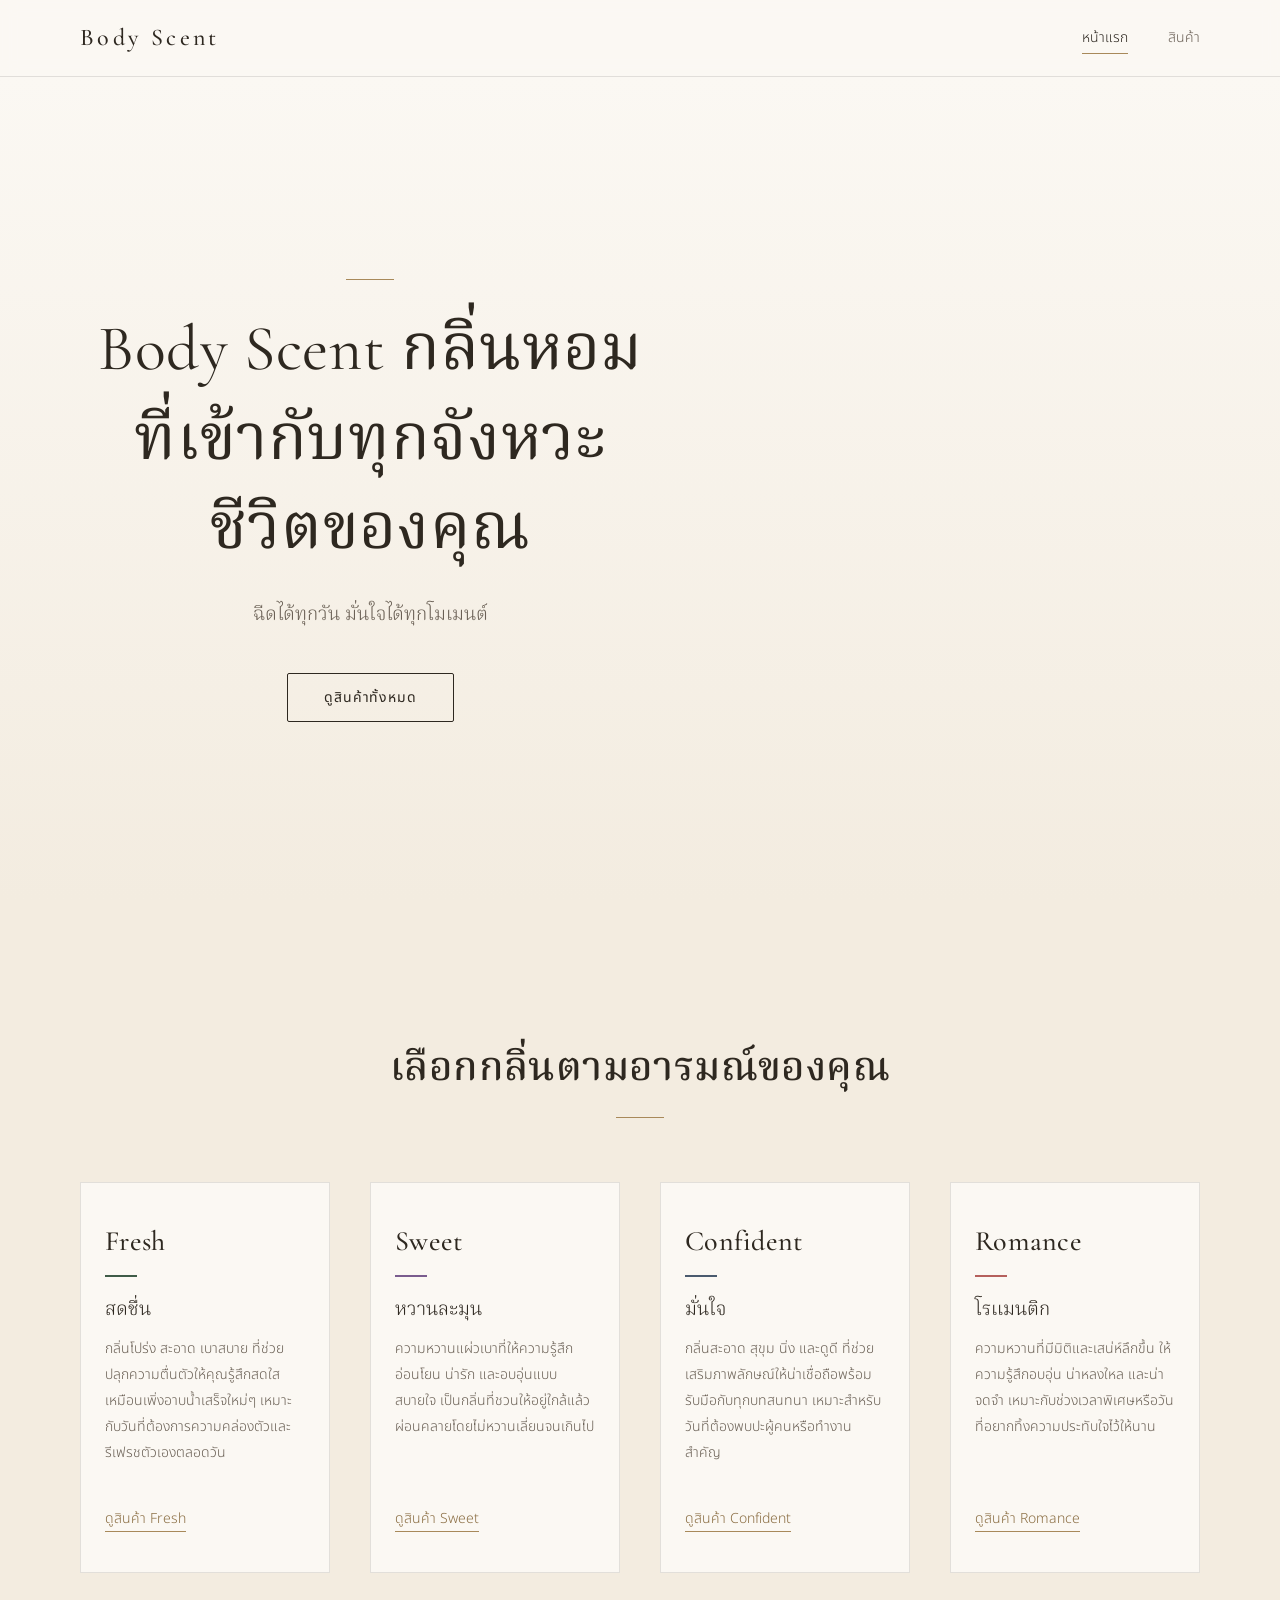
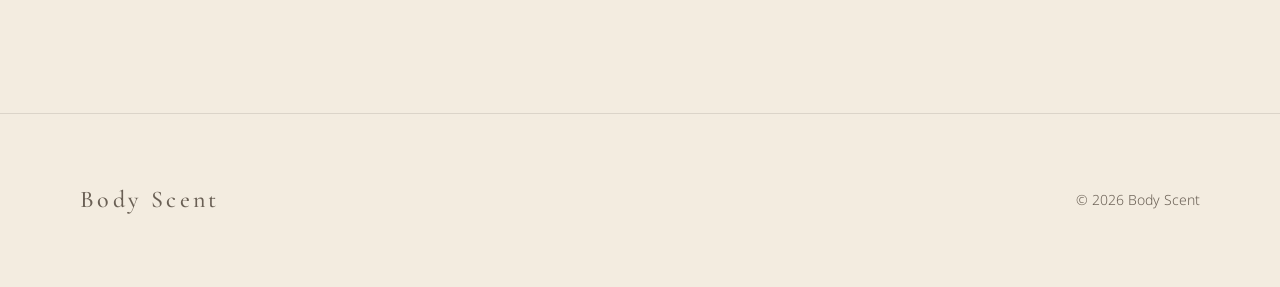
<file: index.html>
<!DOCTYPE html>
<html lang="th">
<head>
  <meta charset="UTF-8">
  <meta name="viewport" content="width=device-width, initial-scale=1">
  <title>Body Scent | น้ำหอมฉีดตัวและโรลออน</title>
  <meta name="description" content="Body Scent กลิ่นหอมที่เข้ากับทุกจังหวะชีวิตของคุณ ฉีดได้ทุกวัน มั่นใจได้ทุกโมเมนต์">
  <link rel="stylesheet" href="style.css">
  <style>
    /* Page-specific touches for the home page */
    .hero--full {
      display: flex;
      align-items: center;
      min-height: calc(100svh - 77px);
    }

    .hero--full h1 {
      max-width: 20em;
      margin-inline: auto;
      line-height: 1.4;
    }

    .hero--full .lead {
      margin-bottom: 0;
    }

    .hero--full .actions {
      justify-content: center;
    }

    a.mood-item {
      display: flex;
      flex-direction: column;
      transition: border-color 0.3s var(--ease);
    }

    a.mood-item:hover {
      border-color: var(--bronze);
    }

    .mood-item .mood-th {
      margin: var(--space-2) 0 var(--space-1);
      font-family: var(--font-serif-th);
      font-size: var(--text-lg);
      color: var(--ink);
    }

    .mood-item .mood-desc {
      font-size: var(--text-sm);
      line-height: 1.85;
    }

    .mood-item .mood-link {
      margin-top: auto;
      padding-top: var(--space-2);
      font-size: var(--text-sm);
      color: var(--bronze-deep);
    }

    .mood-item .mood-link span {
      border-bottom: 1px solid var(--bronze);
      padding-bottom: 2px;
    }

    @media (max-width: 640px) {
      .hero--full {
        min-height: calc(100svh - 96px);
      }
    }
  </style>
</head>
<body>

  <header class="site-header">
    <div class="container">
      <a class="logo" href="index.html">Body Scent</a>
      <nav aria-label="เมนูหลัก">
        <ul class="nav">
          <li><a href="index.html" aria-current="page">หน้าแรก</a></li>
          <li><a href="product.html">สินค้า</a></li>
        </ul>
      </nav>
    </div>
  </header>

  <main>
    <section class="hero hero--full">
      <div class="container text-center">
        <div>
          <span class="rule" aria-hidden="true"></span>
          <h1>Body Scent กลิ่นหอมที่เข้ากับทุกจังหวะชีวิตของคุณ</h1>
          <p class="lead">ฉีดได้ทุกวัน มั่นใจได้ทุกโมเมนต์</p>
          <div class="actions">
            <a class="btn" href="product.html">ดูสินค้าทั้งหมด</a>
          </div>
        </div>
      </div>
    </section>

    <section class="section section--cream" id="moods">
      <div class="container">
        <div class="section-head">
          <h2>เลือกกลิ่นตามอารมณ์ของคุณ</h2>
          <span class="rule" aria-hidden="true"></span>
        </div>

        <div class="mood-grid">
          <a class="mood-item" data-mood="fresh" href="product.html?mood=fresh">
            <h3>Fresh</h3>
            <span class="mood-underline" aria-hidden="true"></span>
            <p class="mood-th">สดชื่น</p>
            <p class="mood-desc">กลิ่นโปร่ง สะอาด เบาสบาย ที่ช่วยปลุกความตื่นตัวให้คุณรู้สึกสดใสเหมือนเพิ่งอาบน้ำเสร็จใหม่ๆ เหมาะกับวันที่ต้องการความคล่องตัวและรีเฟรชตัวเองตลอดวัน</p>
            <span class="mood-link"><span>ดูสินค้า Fresh</span></span>
          </a>

          <a class="mood-item" data-mood="sweet" href="product.html?mood=sweet">
            <h3>Sweet</h3>
            <span class="mood-underline" aria-hidden="true"></span>
            <p class="mood-th">หวานละมุน</p>
            <p class="mood-desc">ความหวานแผ่วเบาที่ให้ความรู้สึกอ่อนโยน น่ารัก และอบอุ่นแบบสบายใจ เป็นกลิ่นที่ชวนให้อยู่ใกล้แล้วผ่อนคลายโดยไม่หวานเลี่ยนจนเกินไป</p>
            <span class="mood-link"><span>ดูสินค้า Sweet</span></span>
          </a>

          <a class="mood-item" data-mood="confident" href="product.html?mood=confident">
            <h3>Confident</h3>
            <span class="mood-underline" aria-hidden="true"></span>
            <p class="mood-th">มั่นใจ</p>
            <p class="mood-desc">กลิ่นสะอาด สุขุม นิ่ง และดูดี ที่ช่วยเสริมภาพลักษณ์ให้น่าเชื่อถือพร้อมรับมือกับทุกบทสนทนา เหมาะสำหรับวันที่ต้องพบปะผู้คนหรือทำงานสำคัญ</p>
            <span class="mood-link"><span>ดูสินค้า Confident</span></span>
          </a>

          <a class="mood-item" data-mood="romance" href="product.html?mood=romance">
            <h3>Romance</h3>
            <span class="mood-underline" aria-hidden="true"></span>
            <p class="mood-th">โรแมนติก</p>
            <p class="mood-desc">ความหวานที่มีมิติและเสน่ห์ลึกขึ้น ให้ความรู้สึกอบอุ่น น่าหลงใหล และน่าจดจำ เหมาะกับช่วงเวลาพิเศษหรือวันที่อยากทิ้งความประทับใจไว้ให้นาน</p>
            <span class="mood-link"><span>ดูสินค้า Romance</span></span>
          </a>
        </div>
      </div>
    </section>
  </main>

  <footer class="site-footer">
    <div class="container">
      <span class="logo">Body Scent</span>
      <p>© 2026 Body Scent</p>
    </div>
  </footer>

  <script src="script.js"></script>
</body>
</html>
</file>
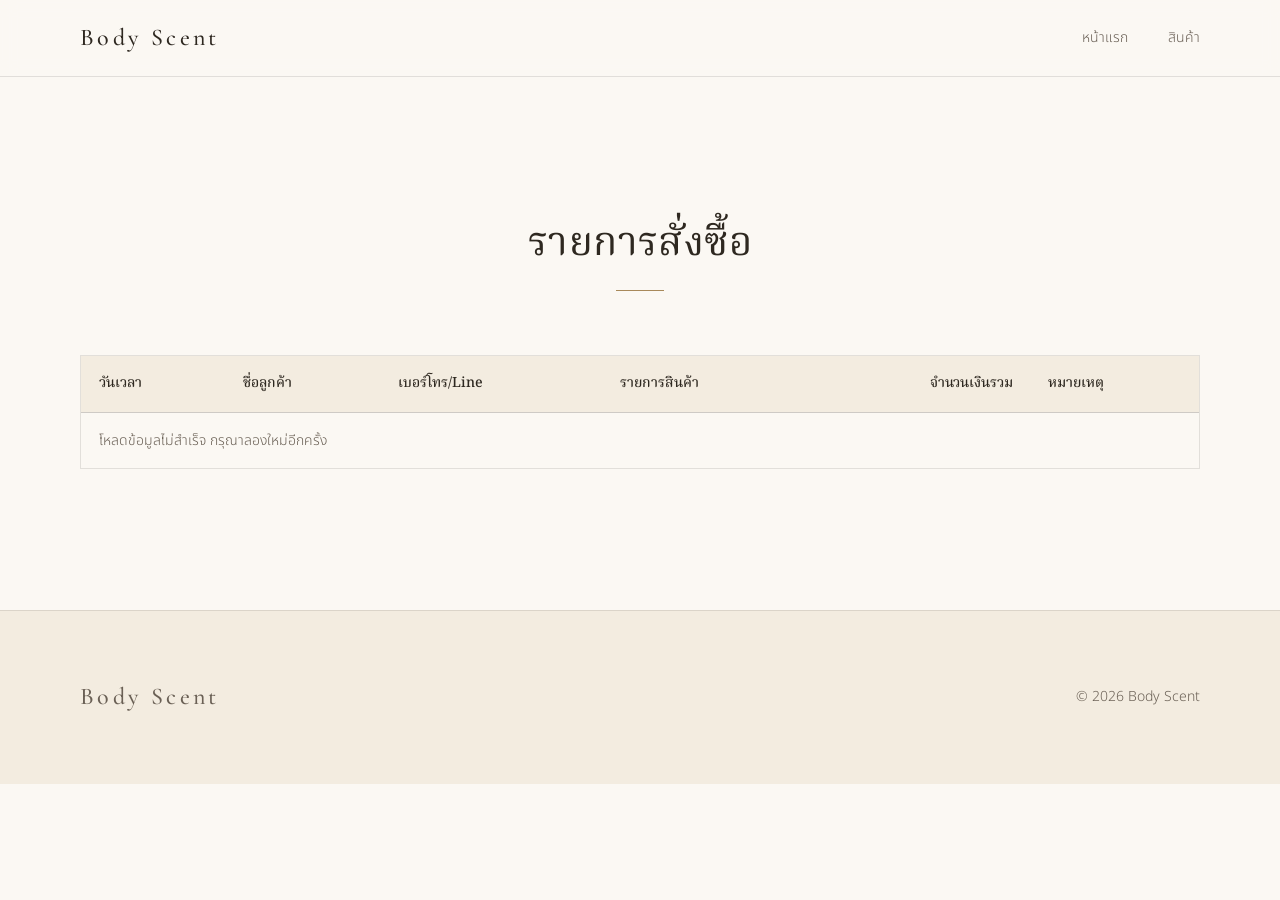
<file: admin.html>
<!DOCTYPE html>
<html lang="th">
<head>
  <meta charset="UTF-8">
  <meta name="viewport" content="width=device-width, initial-scale=1">
  <meta name="robots" content="noindex, nofollow">
  <title>รายการสั่งซื้อ | Body Scent</title>
  <link rel="stylesheet" href="style.css">
  <style>
    .page-title {
      font-size: var(--text-2xl);
    }

    .table-wrap {
      overflow-x: auto;
      border: 1px solid var(--line-soft);
      background: var(--ivory);
    }

    .orders-table {
      width: 100%;
      min-width: 760px;
      border-collapse: collapse;
      font-size: var(--text-sm);
      line-height: 1.7;
    }

    .orders-table th,
    .orders-table td {
      padding: 1rem 1.1rem;
      border-bottom: 1px solid var(--line-soft);
      text-align: left;
      vertical-align: top;
    }

    .orders-table thead th {
      background: var(--cream);
      border-bottom: 1px solid var(--line);
      font-family: var(--font-serif-th);
      font-weight: 500;
      color: var(--ink);
      white-space: nowrap;
    }

    .orders-table tbody td {
      color: var(--ink-soft);
    }

    .orders-table tbody tr:last-child td {
      border-bottom: 0;
    }

    .orders-table td:nth-child(1) {
      white-space: nowrap;
    }

    .orders-table th:nth-child(5),
    .orders-table td:nth-child(5) {
      text-align: right;
      white-space: nowrap;
    }
  </style>
</head>
<body>

  <header class="site-header">
    <div class="container">
      <a class="logo" href="index.html">Body Scent</a>
      <nav aria-label="เมนูหลัก">
        <ul class="nav">
          <li><a href="index.html">หน้าแรก</a></li>
          <li><a href="product.html">สินค้า</a></li>
        </ul>
      </nav>
    </div>
  </header>

  <main>
    <section class="section">
      <div class="container">
        <div class="section-head">
          <h1 class="page-title">รายการสั่งซื้อ</h1>
          <span class="rule" aria-hidden="true"></span>
        </div>

        <div class="table-wrap">
          <table id="ordersTable" class="orders-table">
            <thead>
              <tr>
                <th scope="col">วันเวลา</th>
                <th scope="col">ชื่อลูกค้า</th>
                <th scope="col">เบอร์โทร/Line</th>
                <th scope="col">รายการสินค้า</th>
                <th scope="col">จำนวนเงินรวม</th>
                <th scope="col">หมายเหตุ</th>
              </tr>
            </thead>
            <tbody></tbody>
          </table>
        </div>
      </div>
    </section>
  </main>

  <footer class="site-footer">
    <div class="container">
      <span class="logo">Body Scent</span>
      <p>© 2026 Body Scent</p>
    </div>
  </footer>

  <script src="script.js"></script>
</body>
</html>
</file>
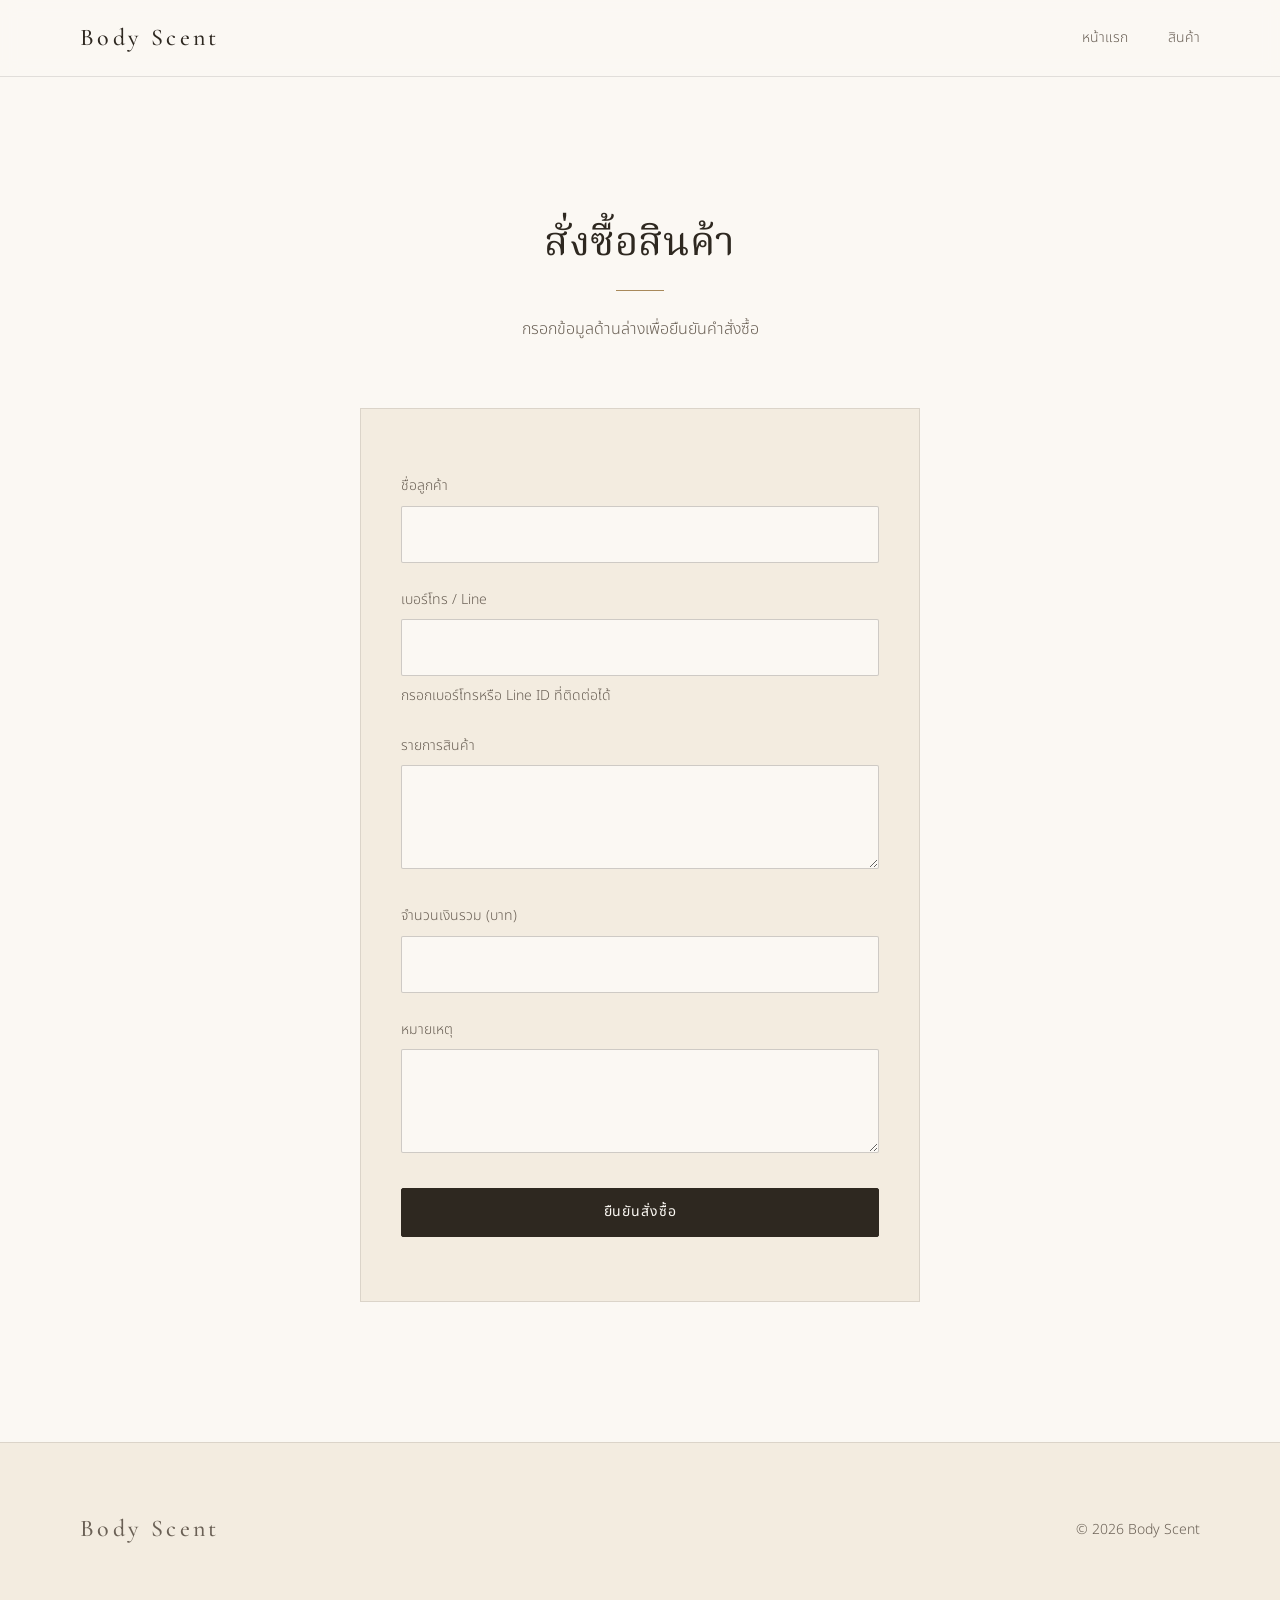
<file: order.html>
<!DOCTYPE html>
<html lang="th">
<head>
  <meta charset="UTF-8">
  <meta name="viewport" content="width=device-width, initial-scale=1">
  <title>สั่งซื้อสินค้า | Body Scent</title>
  <link rel="stylesheet" href="style.css">
  <style>
    .page-title {
      font-size: var(--text-2xl);
    }

    .order-card {
      max-width: 560px;
      margin-inline: auto;
      padding: var(--space-5) var(--space-4);
      background: var(--cream);
      border: 1px solid var(--line-soft);
    }

    .field {
      margin-bottom: var(--space-3);
    }

    .field .hint {
      margin: 0.4rem 0 0;
      font-size: var(--text-sm);
    }

    textarea {
      min-height: 6.5rem;
      resize: vertical;
      line-height: 1.7;
    }

    .order-card .btn {
      margin-top: var(--space-2);
    }

    .btn:disabled {
      opacity: 0.5;
      cursor: not-allowed;
    }

    @media (max-width: 640px) {
      .order-card {
        padding: var(--space-4) var(--space-3);
      }
    }
  </style>
</head>
<body>

  <header class="site-header">
    <div class="container">
      <a class="logo" href="index.html">Body Scent</a>
      <nav aria-label="เมนูหลัก">
        <ul class="nav">
          <li><a href="index.html">หน้าแรก</a></li>
          <li><a href="product.html">สินค้า</a></li>
        </ul>
      </nav>
    </div>
  </header>

  <main>
    <section class="section">
      <div class="container">
        <div class="section-head">
          <h1 class="page-title">สั่งซื้อสินค้า</h1>
          <span class="rule" aria-hidden="true"></span>
          <p>กรอกข้อมูลด้านล่างเพื่อยืนยันคำสั่งซื้อ</p>
        </div>

        <div class="order-card">
          <form id="orderForm">
            <div class="field">
              <label for="customerName">ชื่อลูกค้า</label>
              <input type="text" id="customerName" name="customerName" autocomplete="name" required>
            </div>

            <div class="field">
              <label for="contact">เบอร์โทร / Line</label>
              <input type="text" id="contact" name="contact" autocomplete="tel" required>
              <p class="hint">กรอกเบอร์โทรหรือ Line ID ที่ติดต่อได้</p>
            </div>

            <div class="field">
              <label for="items">รายการสินค้า</label>
              <textarea id="items" name="items" required></textarea>
            </div>

            <div class="field">
              <label for="total">จำนวนเงินรวม (บาท)</label>
              <input type="number" id="total" name="total" min="0" step="1" inputmode="numeric" required>
            </div>

            <div class="field">
              <label for="note">หมายเหตุ</label>
              <textarea id="note" name="note"></textarea>
            </div>

            <button type="submit" class="btn btn--solid btn--block">ยืนยันสั่งซื้อ</button>
          </form>
        </div>
      </div>
    </section>
  </main>

  <footer class="site-footer">
    <div class="container">
      <span class="logo">Body Scent</span>
      <p>© 2026 Body Scent</p>
    </div>
  </footer>

  <script src="script.js"></script>
</body>
</html>
</file>
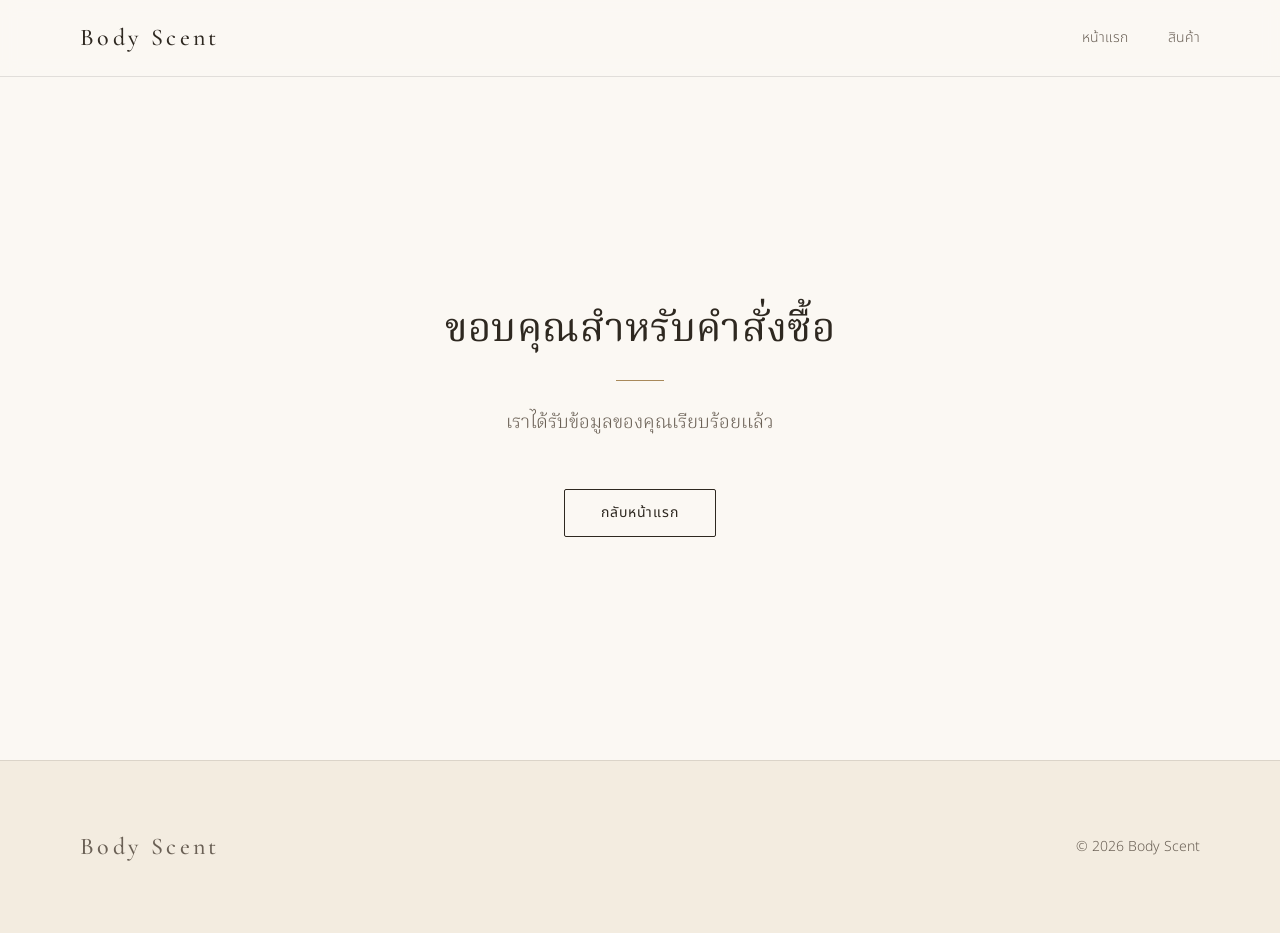
<file: thankyou.html>
<!DOCTYPE html>
<html lang="th">
<head>
  <meta charset="UTF-8">
  <meta name="viewport" content="width=device-width, initial-scale=1">
  <title>ขอบคุณ | Body Scent</title>
  <link rel="stylesheet" href="style.css">
  <style>
    .thanks {
      display: flex;
      align-items: center;
      min-height: calc(100svh - 77px - 140px);
    }

    .thanks h1 {
      font-size: var(--text-2xl);
      line-height: 1.4;
    }

    .thanks .btn {
      margin-top: var(--space-3);
    }
  </style>
</head>
<body>

  <header class="site-header">
    <div class="container">
      <a class="logo" href="index.html">Body Scent</a>
      <nav aria-label="เมนูหลัก">
        <ul class="nav">
          <li><a href="index.html">หน้าแรก</a></li>
          <li><a href="product.html">สินค้า</a></li>
        </ul>
      </nav>
    </div>
  </header>

  <main>
    <section class="section thanks">
      <div class="container text-center">
        <h1>ขอบคุณสำหรับคำสั่งซื้อ</h1>
        <span class="rule" aria-hidden="true"></span>
        <p class="lead">เราได้รับข้อมูลของคุณเรียบร้อยแล้ว</p>
        <a class="btn" href="index.html">กลับหน้าแรก</a>
      </div>
    </section>
  </main>

  <footer class="site-footer">
    <div class="container">
      <span class="logo">Body Scent</span>
      <p>© 2026 Body Scent</p>
    </div>
  </footer>

</body>
</html>
</file>
<file: style.css>
/* ==========================================================
   Body Scent — shared theme
   Premium, quiet, minimal. Ivory / cream / deep beige,
   with a soft bronze accent. Mood colors appear only as
   small touches (dots, thin underlines).
   ========================================================== */

@import url("https://fonts.googleapis.com/css2?family=Cormorant+Garamond:ital,wght@0,400;0,500;0,600;1,400&family=Noto+Serif+Thai:wght@300;400;500;600&family=Noto+Sans+Thai:wght@300;400;500&display=swap");

/* ---------- Design tokens ---------- */
:root {
  /* Base palette */
  --ivory: #fbf8f3;
  --cream: #f3ece0;
  --beige: #e3d6c1;
  --beige-deep: #c9b697;
  --ink: #2e2820;          /* warm, soft dark — text and thin lines */
  --ink-soft: #6a6055;     /* secondary text */
  --bronze: #a8895a;       /* accent */
  --bronze-deep: #8a6d42;  /* accent on light backgrounds (text-safe) */

  /* Lines */
  --line: rgba(46, 40, 32, 0.22);
  --line-soft: rgba(46, 40, 32, 0.12);

  /* Mood colors — small touches only */
  --mood-fresh: #3f5b47;
  --mood-sweet: #7a5c8e;
  --mood-confident: #4a5a6e;
  --mood-romance: #b5605c;

  /* Type */
  --font-display: "Cormorant Garamond", "Noto Serif Thai", Georgia, "Times New Roman", serif;
  --font-serif-th: "Noto Serif Thai", "Cormorant Garamond", Georgia, serif;
  --font-body: "Noto Sans Thai", "Helvetica Neue", Arial, sans-serif;

  /* Type scale (fluid) */
  --text-sm: 0.875rem;
  --text-base: 1rem;
  --text-lg: 1.1875rem;
  --text-xl: clamp(1.375rem, 1.1rem + 1vw, 1.75rem);
  --text-2xl: clamp(1.75rem, 1.3rem + 1.8vw, 2.5rem);
  --text-3xl: clamp(2.25rem, 1.5rem + 3.4vw, 4rem);

  /* Spacing */
  --space-1: 0.5rem;
  --space-2: 1rem;
  --space-3: 1.5rem;
  --space-4: 2.5rem;
  --space-5: 4rem;
  --space-6: 6rem;
  --space-7: clamp(5rem, 4rem + 6vw, 9rem);

  --container: 1120px;
  --radius: 2px;
  --ease: cubic-bezier(0.25, 0.1, 0.25, 1);
}

/* ---------- Reset ---------- */
*,
*::before,
*::after {
  box-sizing: border-box;
}

html {
  -webkit-text-size-adjust: 100%;
  scroll-behavior: smooth;
}

body {
  margin: 0;
  background: var(--ivory);
  color: var(--ink);
  font-family: var(--font-body);
  font-size: var(--text-base);
  font-weight: 300;
  line-height: 1.85;
  -webkit-font-smoothing: antialiased;
}

img {
  display: block;
  max-width: 100%;
  height: auto;
}

a {
  color: inherit;
  text-decoration: none;
}

button {
  font: inherit;
  color: inherit;
}

/* ---------- Typography ---------- */
h1,
h2,
h3,
h4 {
  margin: 0 0 var(--space-2);
  font-family: var(--font-display);
  font-weight: 500;
  line-height: 1.3;
  letter-spacing: 0.01em;
}

h1 { font-size: var(--text-3xl); font-weight: 400; line-height: 1.2; }
h2 { font-size: var(--text-2xl); }
h3 { font-size: var(--text-xl); }

p {
  margin: 0 0 var(--space-3);
  max-width: 62ch;
  color: var(--ink-soft);
}

.lead {
  font-family: var(--font-serif-th);
  font-size: var(--text-lg);
  font-weight: 300;
  line-height: 1.9;
  color: var(--ink-soft);
}

.text-center { text-align: center; }
.text-center p { margin-inline: auto; }

/* ---------- Layout ---------- */
.container {
  width: min(100% - 3rem, var(--container));
  margin-inline: auto;
}

.section {
  padding-block: var(--space-7);
}

.section--cream {
  background: var(--cream);
}

.section--beige {
  background: var(--beige);
}

.section-head {
  max-width: 640px;
  margin: 0 auto var(--space-5);
  text-align: center;
}

.section-head p {
  margin-inline: auto;
}

/* Thin bronze rule — used once under a section title */
.rule {
  display: block;
  width: 48px;
  height: 1px;
  margin: var(--space-3) auto;
  background: var(--bronze);
  border: 0;
}

.divider {
  border: 0;
  border-top: 1px solid var(--line-soft);
  margin-block: var(--space-5);
}

/* ---------- Header / nav ---------- */
.site-header {
  position: sticky;
  top: 0;
  z-index: 50;
  background: rgba(251, 248, 243, 0.92);
  backdrop-filter: blur(8px);
  border-bottom: 1px solid var(--line-soft);
}

.site-header .container {
  display: flex;
  align-items: center;
  justify-content: space-between;
  gap: var(--space-3);
  min-height: 76px;
}

.logo {
  font-family: var(--font-display);
  font-size: 1.5rem;
  font-weight: 500;
  letter-spacing: 0.14em;
}

.nav {
  display: flex;
  align-items: center;
  gap: var(--space-4);
  margin: 0;
  padding: 0;
  list-style: none;
}

.nav a {
  position: relative;
  padding-block: 0.25rem;
  font-size: var(--text-sm);
  color: var(--ink-soft);
  transition: color 0.3s var(--ease);
}

.nav a::after {
  content: "";
  position: absolute;
  left: 0;
  bottom: -2px;
  width: 100%;
  height: 1px;
  background: var(--bronze);
  transform: scaleX(0);
  transform-origin: left;
  transition: transform 0.35s var(--ease);
}

.nav a:hover,
.nav a[aria-current="page"] {
  color: var(--ink);
}

.nav a:hover::after,
.nav a[aria-current="page"]::after {
  transform: scaleX(1);
}

/* ---------- Buttons: thin outline, soft dark ---------- */
.btn {
  display: inline-block;
  padding: 0.85rem 2.25rem;
  background: transparent;
  border: 1px solid var(--ink);
  border-radius: var(--radius);
  color: var(--ink);
  font-size: var(--text-sm);
  font-weight: 400;
  letter-spacing: 0.06em;
  line-height: 1.4;
  text-align: center;
  cursor: pointer;
  transition: background 0.3s var(--ease), color 0.3s var(--ease), border-color 0.3s var(--ease);
}

.btn:hover {
  background: var(--ink);
  color: var(--ivory);
}

.btn--solid {
  background: var(--ink);
  color: var(--ivory);
}

.btn--solid:hover {
  background: var(--bronze-deep);
  border-color: var(--bronze-deep);
}

.btn--small {
  padding: 0.55rem 1.4rem;
}

.btn--block {
  display: block;
  width: 100%;
}

/* ---------- Hero ---------- */
.hero {
  padding-block: var(--space-7);
  background: linear-gradient(180deg, var(--ivory) 0%, var(--cream) 100%);
}

.hero .container {
  display: grid;
  grid-template-columns: 1.1fr 0.9fr;
  align-items: center;
  gap: var(--space-5);
}

.hero h1 {
  margin-bottom: var(--space-3);
}

.hero .actions {
  display: flex;
  flex-wrap: wrap;
  gap: var(--space-2);
  margin-top: var(--space-4);
}

.hero-media {
  background: var(--beige);
  border: 1px solid var(--line-soft);
  aspect-ratio: 4 / 5;
  overflow: hidden;
}

.hero-media img {
  width: 100%;
  height: 100%;
  object-fit: cover;
}

/* ---------- Mood marks (small touches only) ---------- */
[data-mood="fresh"]      { --mood: var(--mood-fresh); }
[data-mood="sweet"]      { --mood: var(--mood-sweet); }
[data-mood="confident"]  { --mood: var(--mood-confident); }
[data-mood="romance"]    { --mood: var(--mood-romance); }

.mood-dot {
  display: inline-block;
  width: 8px;
  height: 8px;
  border-radius: 50%;
  background: var(--mood, var(--bronze));
  vertical-align: middle;
}

.mood-label {
  display: inline-flex;
  align-items: center;
  gap: 0.6rem;
  font-size: var(--text-sm);
  color: var(--ink-soft);
}

/* Short colored line under a heading */
.mood-underline {
  display: block;
  width: 32px;
  height: 2px;
  margin-top: var(--space-1);
  background: var(--mood, var(--bronze));
}

/* ---------- Filters ---------- */
.filters {
  display: flex;
  flex-wrap: wrap;
  justify-content: center;
  gap: var(--space-1) var(--space-3);
  margin-bottom: var(--space-5);
}

.filter-btn {
  display: inline-flex;
  align-items: center;
  gap: 0.6rem;
  padding: 0.5rem 1.1rem;
  background: transparent;
  border: 1px solid transparent;
  border-bottom-color: var(--line-soft);
  font-size: var(--text-sm);
  color: var(--ink-soft);
  cursor: pointer;
  transition: color 0.3s var(--ease), border-color 0.3s var(--ease);
}

.filter-btn:hover {
  color: var(--ink);
}

.filter-btn.is-active,
.filter-btn[aria-pressed="true"] {
  color: var(--ink);
  border-bottom-color: var(--bronze);
}

/* ---------- Product grid & cards ---------- */
.product-grid {
  display: grid;
  grid-template-columns: repeat(auto-fill, minmax(240px, 1fr));
  gap: var(--space-5) var(--space-4);
}

.product-card {
  display: flex;
  flex-direction: column;
  background: transparent;
}

.product-card__image {
  background: var(--cream);
  border: 1px solid var(--line-soft);
  aspect-ratio: 4 / 5;
  overflow: hidden;
}

.product-card__image img {
  width: 100%;
  height: 100%;
  object-fit: cover;
  transition: transform 0.8s var(--ease);
}

.product-card:hover .product-card__image img {
  transform: scale(1.03);
}

.product-card__body {
  display: flex;
  flex: 1;
  flex-direction: column;
  padding-top: var(--space-3);
}

.product-card__meta {
  display: flex;
  align-items: center;
  gap: 0.6rem;
  margin-bottom: var(--space-1);
  font-size: var(--text-sm);
  color: var(--ink-soft);
}

.product-card__name {
  margin-bottom: var(--space-1);
  font-family: var(--font-serif-th);
  font-size: var(--text-lg);
  font-weight: 400;
  line-height: 1.5;
}

.product-card__desc {
  flex: 1;
  margin-bottom: var(--space-2);
  font-size: var(--text-sm);
  line-height: 1.8;
}

.product-card__footer {
  display: flex;
  align-items: center;
  justify-content: space-between;
  gap: var(--space-2);
  padding-top: var(--space-2);
  border-top: 1px solid var(--line-soft);
}

.price {
  font-family: var(--font-display);
  font-size: 1.375rem;
  font-weight: 500;
  color: var(--bronze-deep);
}

.price small {
  font-family: var(--font-body);
  font-size: var(--text-sm);
  font-weight: 300;
  color: var(--ink-soft);
}

/* ---------- Mood feature blocks (title with a small mood touch) ---------- */
.mood-grid {
  display: grid;
  grid-template-columns: repeat(auto-fit, minmax(220px, 1fr));
  gap: var(--space-4);
}

.mood-item {
  padding: var(--space-4) var(--space-3);
  background: var(--ivory);
  border: 1px solid var(--line-soft);
}

.mood-item h3 {
  margin-bottom: var(--space-1);
}

/* ---------- Form fields ---------- */
label {
  display: block;
  margin-bottom: 0.4rem;
  font-size: var(--text-sm);
  color: var(--ink-soft);
}

input,
select,
textarea {
  width: 100%;
  padding: 0.8rem 1rem;
  background: var(--ivory);
  border: 1px solid var(--line);
  border-radius: var(--radius);
  color: var(--ink);
  font: inherit;
  font-weight: 300;
  transition: border-color 0.3s var(--ease);
}

input:focus,
select:focus,
textarea:focus {
  border-color: var(--bronze);
  outline: none;
}

/* ---------- Footer ---------- */
.site-footer {
  padding-block: var(--space-5);
  background: var(--cream);
  border-top: 1px solid var(--line-soft);
  font-size: var(--text-sm);
  color: var(--ink-soft);
}

.site-footer .container {
  display: flex;
  flex-wrap: wrap;
  align-items: center;
  justify-content: space-between;
  gap: var(--space-3);
}

.site-footer p {
  margin: 0;
}

/* ---------- Accessibility ---------- */
:focus-visible {
  outline: 2px solid var(--bronze-deep);
  outline-offset: 3px;
}

.visually-hidden {
  position: absolute;
  width: 1px;
  height: 1px;
  overflow: hidden;
  clip: rect(0 0 0 0);
  white-space: nowrap;
}

@media (prefers-reduced-motion: reduce) {
  html { scroll-behavior: auto; }
  *,
  *::before,
  *::after {
    transition: none !important;
    animation: none !important;
  }
}

/* ---------- Responsive ---------- */
@media (max-width: 900px) {
  .hero .container {
    grid-template-columns: 1fr;
    gap: var(--space-4);
  }

  .hero-media {
    aspect-ratio: 4 / 3;
  }
}

@media (max-width: 640px) {
  :root {
    --space-5: 3rem;
  }

  .container {
    width: min(100% - 2.5rem, var(--container));
  }

  .site-header .container {
    flex-direction: column;
    justify-content: center;
    gap: 0.5rem;
    padding-block: 0.9rem;
  }

  .nav {
    gap: var(--space-3);
  }

  .product-grid {
    grid-template-columns: repeat(2, 1fr);
    gap: var(--space-4) var(--space-2);
  }

  .product-card__desc {
    display: none;
  }

  .product-card__footer {
    flex-direction: column;
    align-items: stretch;
  }

  .site-footer .container {
    flex-direction: column;
    text-align: center;
  }

  .hero .actions .btn {
    flex: 1 1 100%;
  }
}
</file>
